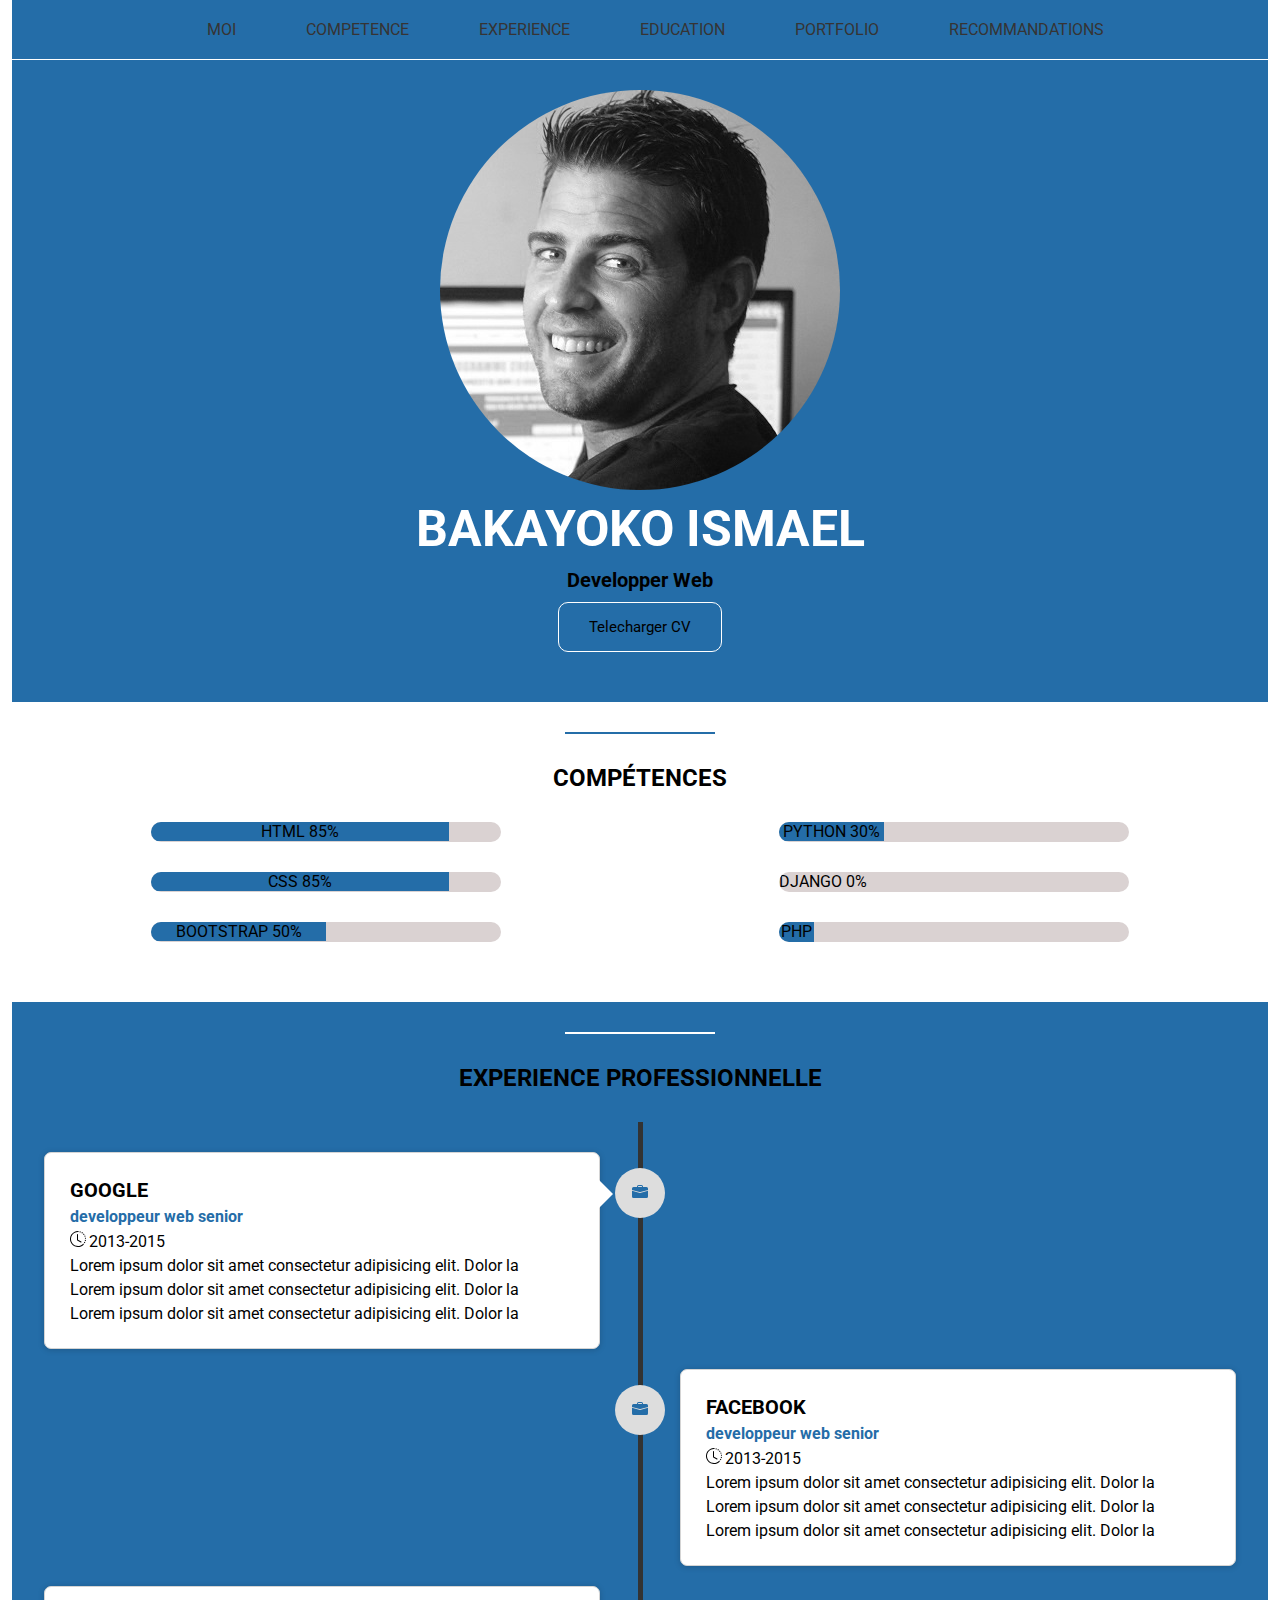
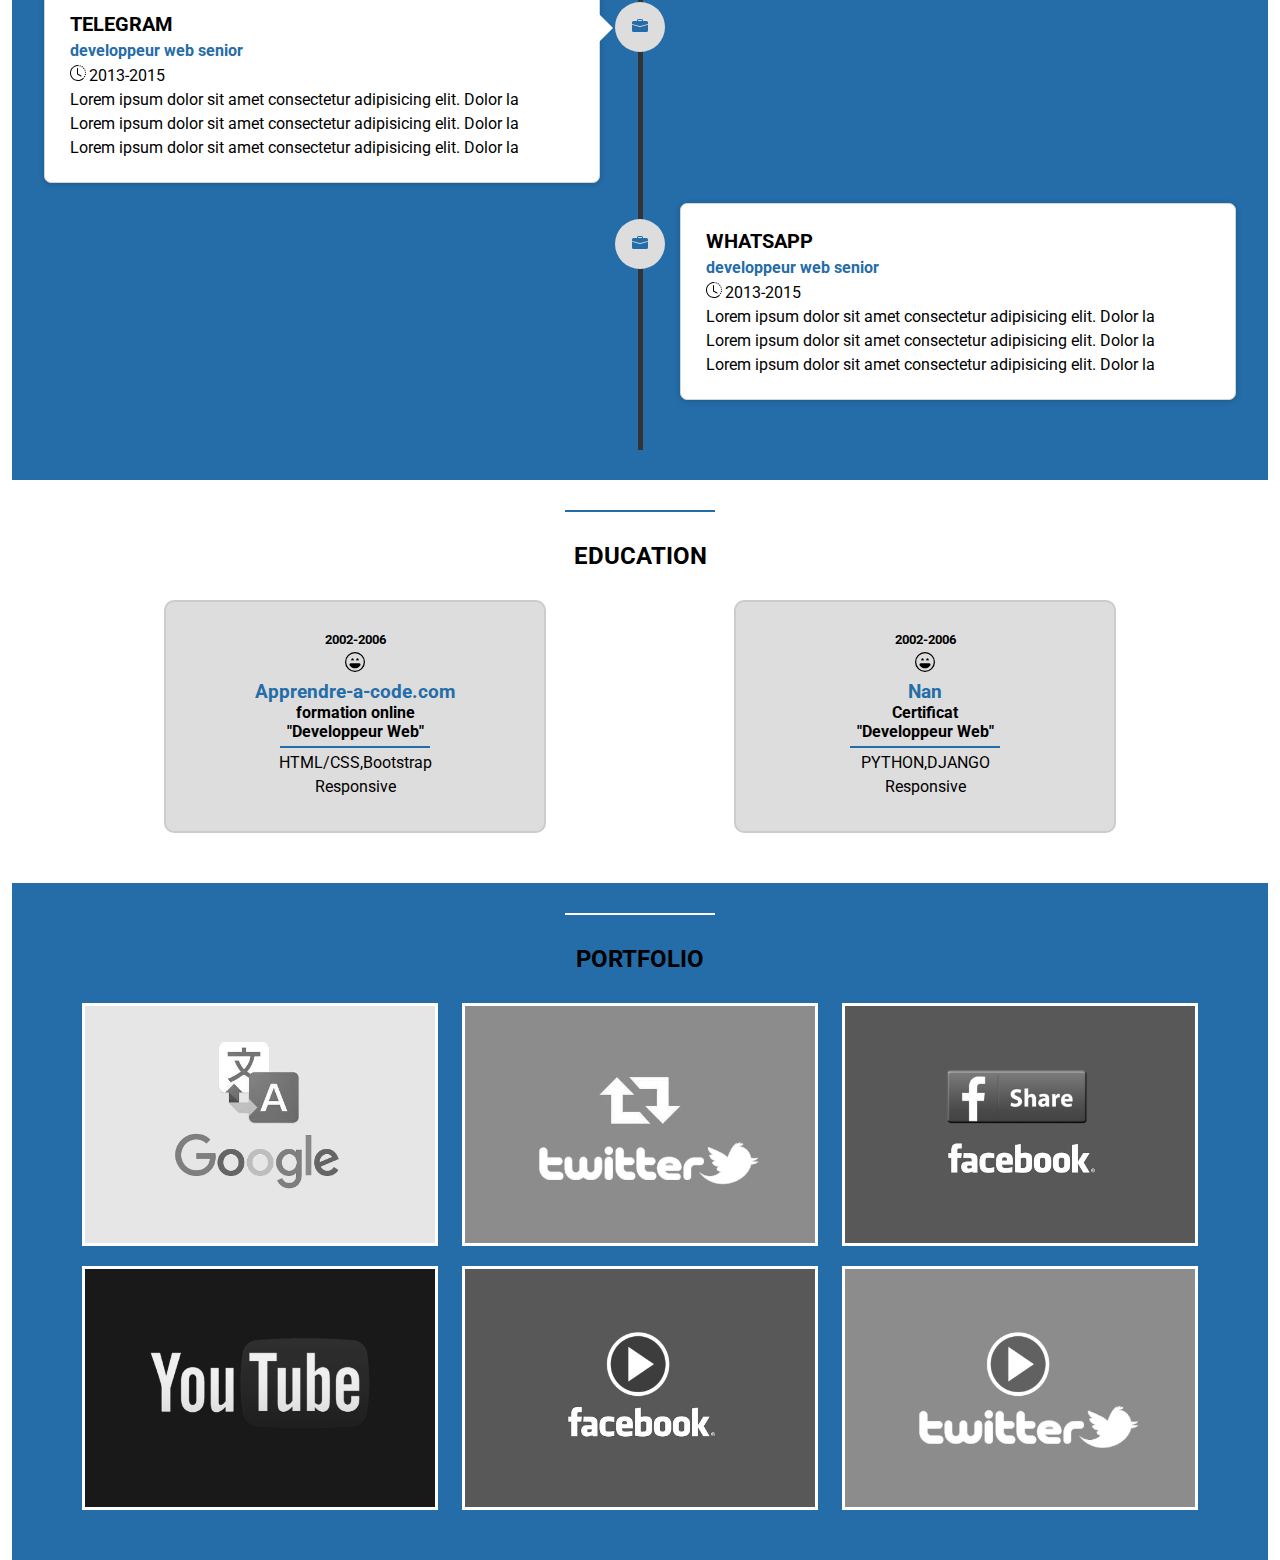
<file: mon cv /index.html>
<!DOCTYPE html>
<html lang="en">
<head>
    <meta charset="UTF-8">
    <meta name="viewport" content="width=device-width, initial-scale=1.0">
    <title>Mon CV</title>
    <link rel="stylesheet" href="CSS/style.css">
    <link rel="stylesheet" href="CSS/bootstrap/css/bootstrap-grid.min.css">
    <link rel="stylesheet" href="CSS/bootstrap/js/bootstrap.bundle.min.js">
    <link rel="stylesheet" href="JS/jquery-3.6.0.min.js">
</head>
<body>
    <div class="container-fluid">
        <section class="section1" id="moi">
            <div class="nav_bar">
                <ul>
                    <li><a href="#moi"> moi</a></li>
                    <li><a href="#competence"> competence</a></li>
                    <li><a href="#experience"> experience</a></li>
                    <li><a href="#education"> education  </a></li>
                    <li><a href="#portfolio"> portfolio</a></li>
                    <li><a href="#recommandations">recommandations</a></li>
                </ul>
            </div>
            <div class="me">
                <img src="Images/me.jpg" alt="ma_photo">
                <h1> bakayoko ismael</h1>
                <p> Developper Web </p>
                <button> telecharger CV</button>
            </div>
        </section>
        <section class="section2" id="competence">
            <div class="trait-blue"></div>
            <h2> compétences</h2>
            <div class=" progress_bar">
                <div class="left_progress">
                    <div class="progress">
                        <div class="progress-bar" role="progressbar">HTML 85%</div>
                    </div>
                    <div class="progress">
                        <div class="progress-bar" role="progressbar">CSS 85%</div>
                    </div>
                    <div class="progress">
                        <div class="progress-bar-bootstrap" role="progressbar">BOOTSTRAP 50%</div>
                    </div>
                </div>
                <div class="rigth_progress">
                    <div class="progress">
                        <div class="progress-bar-python" role="progressbar">PYTHON 30% </div>
                    </div>
                    <div class="progress">DJANGO 0%
                        <div class="progress-bar-django" role="progressbar"></div>
                    </div>
                    <div class="progress">
                        <div class="progress-bar-php" role="progressbar">PHP 10%</div>
                    </div>
                </div>
            </div>

        </section>
        <section class="section3" id="experience">
            <div class="trait-blanc"></div>
            <h2>experience professionnelle</h2>
            <ul class="timeline">
                <li>
                    <div class="timeline-badge"><svg xmlns="http://www.w3.org/2000/svg" width="16" height="16" fill="currentColor" class="bi bi-briefcase-fill" viewBox="0 0 16 16">
                        <path d="M6.5 1A1.5 1.5 0 0 0 5 2.5V3H1.5A1.5 1.5 0 0 0 0 4.5v1.384l7.614 2.03a1.5 1.5 0 0 0 .772 0L16 5.884V4.5A1.5 1.5 0 0 0 14.5 3H11v-.5A1.5 1.5 0 0 0 9.5 1h-3zm0 1h3a.5.5 0 0 1 .5.5V3H6v-.5a.5.5 0 0 1 .5-.5z"/>
                        <path d="M0 12.5A1.5 1.5 0 0 0 1.5 14h13a1.5 1.5 0 0 0 1.5-1.5V6.85L8.129 8.947a.5.5 0 0 1-.258 0L0 6.85v5.65z"/>
                      </svg>
                    </div>
                    <div class="timeline-panel-container">
                        <div class="timeline-panel"> 
                            <div class="timeline-heading">
                                <h3>GOOGLE</h3>
                                <h4>developpeur web senior</h4>
                                <p class="text-muted"><small><svg xmlns="http://www.w3.org/2000/svg" width="16" height="16" fill="currentColor" class="bi bi-clock-history" viewBox="0 0 16 16">
                                    <path d="M8.515 1.019A7 7 0 0 0 8 1V0a8 8 0 0 1 .589.022l-.074.997zm2.004.45a7.003 7.003 0 0 0-.985-.299l.219-.976c.383.086.76.2 1.126.342l-.36.933zm1.37.71a7.01 7.01 0 0 0-.439-.27l.493-.87a8.025 8.025 0 0 1 .979.654l-.615.789a6.996 6.996 0 0 0-.418-.302zm1.834 1.79a6.99 6.99 0 0 0-.653-.796l.724-.69c.27.285.52.59.747.91l-.818.576zm.744 1.352a7.08 7.08 0 0 0-.214-.468l.893-.45a7.976 7.976 0 0 1 .45 1.088l-.95.313a7.023 7.023 0 0 0-.179-.483zm.53 2.507a6.991 6.991 0 0 0-.1-1.025l.985-.17c.067.386.106.778.116 1.17l-1 .025zm-.131 1.538c.033-.17.06-.339.081-.51l.993.123a7.957 7.957 0 0 1-.23 1.155l-.964-.267c.046-.165.086-.332.12-.501zm-.952 2.379c.184-.29.346-.594.486-.908l.914.405c-.16.36-.345.706-.555 1.038l-.845-.535zm-.964 1.205c.122-.122.239-.248.35-.378l.758.653a8.073 8.073 0 0 1-.401.432l-.707-.707z"/>
                                    <path d="M8 1a7 7 0 1 0 4.95 11.95l.707.707A8.001 8.001 0 1 1 8 0v1z"/>
                                    <path d="M7.5 3a.5.5 0 0 1 .5.5v5.21l3.248 1.856a.5.5 0 0 1-.496.868l-3.5-2A.5.5 0 0 1 7 9V3.5a.5.5 0 0 1 .5-.5z"/>
                                    </svg> </small>2013-2015</p>
                            </div>
                            <div class="timeline-body">
                                <p>Lorem ipsum dolor sit amet consectetur adipisicing elit. Dolor la</p>
                                <p>Lorem ipsum dolor sit amet consectetur adipisicing elit. Dolor la</p>
                                <p>Lorem ipsum dolor sit amet consectetur adipisicing elit. Dolor la</p>
                            </div>

                        </div>
                    </div>
                    

                </li>
                <li>
                    <div class="timeline-badge"><svg xmlns="http://www.w3.org/2000/svg" width="16" height="16" fill="currentColor" class="bi bi-briefcase-fill" viewBox="0 0 16 16">
                        <path d="M6.5 1A1.5 1.5 0 0 0 5 2.5V3H1.5A1.5 1.5 0 0 0 0 4.5v1.384l7.614 2.03a1.5 1.5 0 0 0 .772 0L16 5.884V4.5A1.5 1.5 0 0 0 14.5 3H11v-.5A1.5 1.5 0 0 0 9.5 1h-3zm0 1h3a.5.5 0 0 1 .5.5V3H6v-.5a.5.5 0 0 1 .5-.5z"/>
                        <path d="M0 12.5A1.5 1.5 0 0 0 1.5 14h13a1.5 1.5 0 0 0 1.5-1.5V6.85L8.129 8.947a.5.5 0 0 1-.258 0L0 6.85v5.65z"/>
                      </svg>
                    </div>
                    <div class="timeline-panel-container-inversed">
                        <div class="timeline-panel"> 
                            <div class="timeline-heading">
                                <h3>FACEBOOK</h3>
                                <h4>developpeur web senior</h4>
                                <p class="text-muted"><small><svg xmlns="http://www.w3.org/2000/svg" width="16" height="16" fill="currentColor" class="bi bi-clock-history" viewBox="0 0 16 16">
                                    <path d="M8.515 1.019A7 7 0 0 0 8 1V0a8 8 0 0 1 .589.022l-.074.997zm2.004.45a7.003 7.003 0 0 0-.985-.299l.219-.976c.383.086.76.2 1.126.342l-.36.933zm1.37.71a7.01 7.01 0 0 0-.439-.27l.493-.87a8.025 8.025 0 0 1 .979.654l-.615.789a6.996 6.996 0 0 0-.418-.302zm1.834 1.79a6.99 6.99 0 0 0-.653-.796l.724-.69c.27.285.52.59.747.91l-.818.576zm.744 1.352a7.08 7.08 0 0 0-.214-.468l.893-.45a7.976 7.976 0 0 1 .45 1.088l-.95.313a7.023 7.023 0 0 0-.179-.483zm.53 2.507a6.991 6.991 0 0 0-.1-1.025l.985-.17c.067.386.106.778.116 1.17l-1 .025zm-.131 1.538c.033-.17.06-.339.081-.51l.993.123a7.957 7.957 0 0 1-.23 1.155l-.964-.267c.046-.165.086-.332.12-.501zm-.952 2.379c.184-.29.346-.594.486-.908l.914.405c-.16.36-.345.706-.555 1.038l-.845-.535zm-.964 1.205c.122-.122.239-.248.35-.378l.758.653a8.073 8.073 0 0 1-.401.432l-.707-.707z"/>
                                    <path d="M8 1a7 7 0 1 0 4.95 11.95l.707.707A8.001 8.001 0 1 1 8 0v1z"/>
                                    <path d="M7.5 3a.5.5 0 0 1 .5.5v5.21l3.248 1.856a.5.5 0 0 1-.496.868l-3.5-2A.5.5 0 0 1 7 9V3.5a.5.5 0 0 1 .5-.5z"/>
                                    </svg> </small>2013-2015</p>
                            </div>
                            <div class="timeline-body">
                                <p>Lorem ipsum dolor sit amet consectetur adipisicing elit. Dolor la</p>
                                <p>Lorem ipsum dolor sit amet consectetur adipisicing elit. Dolor la</p>
                                <p>Lorem ipsum dolor sit amet consectetur adipisicing elit. Dolor la</p>
                            </div>

                        </div>
                    </div>
                    

                </li>
                <li>
                    <div class="timeline-badge"><svg xmlns="http://www.w3.org/2000/svg" width="16" height="16" fill="currentColor" class="bi bi-briefcase-fill" viewBox="0 0 16 16">
                        <path d="M6.5 1A1.5 1.5 0 0 0 5 2.5V3H1.5A1.5 1.5 0 0 0 0 4.5v1.384l7.614 2.03a1.5 1.5 0 0 0 .772 0L16 5.884V4.5A1.5 1.5 0 0 0 14.5 3H11v-.5A1.5 1.5 0 0 0 9.5 1h-3zm0 1h3a.5.5 0 0 1 .5.5V3H6v-.5a.5.5 0 0 1 .5-.5z"/>
                        <path d="M0 12.5A1.5 1.5 0 0 0 1.5 14h13a1.5 1.5 0 0 0 1.5-1.5V6.85L8.129 8.947a.5.5 0 0 1-.258 0L0 6.85v5.65z"/>
                      </svg>
                    </div>
                    <div class="timeline-panel-container">
                        <div class="timeline-panel"> 
                            <div class="timeline-heading">
                                <h3>TELEGRAM</h3>
                                <h4>developpeur web senior</h4>
                                <p class="text-muted"><small><svg xmlns="http://www.w3.org/2000/svg" width="16" height="16" fill="currentColor" class="bi bi-clock-history" viewBox="0 0 16 16">
                                    <path d="M8.515 1.019A7 7 0 0 0 8 1V0a8 8 0 0 1 .589.022l-.074.997zm2.004.45a7.003 7.003 0 0 0-.985-.299l.219-.976c.383.086.76.2 1.126.342l-.36.933zm1.37.71a7.01 7.01 0 0 0-.439-.27l.493-.87a8.025 8.025 0 0 1 .979.654l-.615.789a6.996 6.996 0 0 0-.418-.302zm1.834 1.79a6.99 6.99 0 0 0-.653-.796l.724-.69c.27.285.52.59.747.91l-.818.576zm.744 1.352a7.08 7.08 0 0 0-.214-.468l.893-.45a7.976 7.976 0 0 1 .45 1.088l-.95.313a7.023 7.023 0 0 0-.179-.483zm.53 2.507a6.991 6.991 0 0 0-.1-1.025l.985-.17c.067.386.106.778.116 1.17l-1 .025zm-.131 1.538c.033-.17.06-.339.081-.51l.993.123a7.957 7.957 0 0 1-.23 1.155l-.964-.267c.046-.165.086-.332.12-.501zm-.952 2.379c.184-.29.346-.594.486-.908l.914.405c-.16.36-.345.706-.555 1.038l-.845-.535zm-.964 1.205c.122-.122.239-.248.35-.378l.758.653a8.073 8.073 0 0 1-.401.432l-.707-.707z"/>
                                    <path d="M8 1a7 7 0 1 0 4.95 11.95l.707.707A8.001 8.001 0 1 1 8 0v1z"/>
                                    <path d="M7.5 3a.5.5 0 0 1 .5.5v5.21l3.248 1.856a.5.5 0 0 1-.496.868l-3.5-2A.5.5 0 0 1 7 9V3.5a.5.5 0 0 1 .5-.5z"/>
                                    </svg> </small>2013-2015</p>
                            </div>
                            <div class="timeline-body">
                                <p>Lorem ipsum dolor sit amet consectetur adipisicing elit. Dolor la</p>
                                <p>Lorem ipsum dolor sit amet consectetur adipisicing elit. Dolor la</p>
                                <p>Lorem ipsum dolor sit amet consectetur adipisicing elit. Dolor la</p>
                            </div>

                        </div>
                    </div>
                </li>
                <li>
                    <div class="timeline-badge"><svg xmlns="http://www.w3.org/2000/svg" width="16" height="16" fill="currentColor" class="bi bi-briefcase-fill" viewBox="0 0 16 16">
                        <path d="M6.5 1A1.5 1.5 0 0 0 5 2.5V3H1.5A1.5 1.5 0 0 0 0 4.5v1.384l7.614 2.03a1.5 1.5 0 0 0 .772 0L16 5.884V4.5A1.5 1.5 0 0 0 14.5 3H11v-.5A1.5 1.5 0 0 0 9.5 1h-3zm0 1h3a.5.5 0 0 1 .5.5V3H6v-.5a.5.5 0 0 1 .5-.5z"/>
                        <path d="M0 12.5A1.5 1.5 0 0 0 1.5 14h13a1.5 1.5 0 0 0 1.5-1.5V6.85L8.129 8.947a.5.5 0 0 1-.258 0L0 6.85v5.65z"/>
                      </svg>
                    </div>
                    <div class="timeline-panel-container-inversed">
                        <div class="timeline-panel"> 
                            <div class="timeline-heading">
                                <h3>WHATSAPP</h3>
                                <h4>developpeur web senior</h4>
                                <p class="text-muted"><small><svg xmlns="http://www.w3.org/2000/svg" width="16" height="16" fill="currentColor" class="bi bi-clock-history" viewBox="0 0 16 16">
                                    <path d="M8.515 1.019A7 7 0 0 0 8 1V0a8 8 0 0 1 .589.022l-.074.997zm2.004.45a7.003 7.003 0 0 0-.985-.299l.219-.976c.383.086.76.2 1.126.342l-.36.933zm1.37.71a7.01 7.01 0 0 0-.439-.27l.493-.87a8.025 8.025 0 0 1 .979.654l-.615.789a6.996 6.996 0 0 0-.418-.302zm1.834 1.79a6.99 6.99 0 0 0-.653-.796l.724-.69c.27.285.52.59.747.91l-.818.576zm.744 1.352a7.08 7.08 0 0 0-.214-.468l.893-.45a7.976 7.976 0 0 1 .45 1.088l-.95.313a7.023 7.023 0 0 0-.179-.483zm.53 2.507a6.991 6.991 0 0 0-.1-1.025l.985-.17c.067.386.106.778.116 1.17l-1 .025zm-.131 1.538c.033-.17.06-.339.081-.51l.993.123a7.957 7.957 0 0 1-.23 1.155l-.964-.267c.046-.165.086-.332.12-.501zm-.952 2.379c.184-.29.346-.594.486-.908l.914.405c-.16.36-.345.706-.555 1.038l-.845-.535zm-.964 1.205c.122-.122.239-.248.35-.378l.758.653a8.073 8.073 0 0 1-.401.432l-.707-.707z"/>
                                    <path d="M8 1a7 7 0 1 0 4.95 11.95l.707.707A8.001 8.001 0 1 1 8 0v1z"/>
                                    <path d="M7.5 3a.5.5 0 0 1 .5.5v5.21l3.248 1.856a.5.5 0 0 1-.496.868l-3.5-2A.5.5 0 0 1 7 9V3.5a.5.5 0 0 1 .5-.5z"/>
                                    </svg> </small>2013-2015</p>
                            </div>
                            <div class="timeline-body">
                                <p>Lorem ipsum dolor sit amet consectetur adipisicing elit. Dolor la</p>
                                <p>Lorem ipsum dolor sit amet consectetur adipisicing elit. Dolor la</p>
                                <p>Lorem ipsum dolor sit amet consectetur adipisicing elit. Dolor la</p>
                            </div>

                        </div>
                    </div>
                    

                </li>
            </ul>
            
        </section>
        <section class="section4" id="education">
            <div class="container">
                <div class="trait-blue"></div>
                <h2>education</h2>
                <div class="row">
                    <div class="col-sm-6">
                        <div class="education-blok">
                            <h5>2002-2006</h5>
                            <span><svg xmlns="http://www.w3.org/2000/svg" width="20" height="20" fill="currentColor" class="bi bi-emoji-laughing" viewBox="0 0 16 16">
                                <path d="M8 15A7 7 0 1 1 8 1a7 7 0 0 1 0 14zm0 1A8 8 0 1 0 8 0a8 8 0 0 0 0 16z"/>
                                <path d="M12.331 9.5a1 1 0 0 1 0 1A4.998 4.998 0 0 1 8 13a4.998 4.998 0 0 1-4.33-2.5A1 1 0 0 1 4.535 9h6.93a1 1 0 0 1 .866.5zM7 6.5c0 .828-.448 0-1 0s-1 .828-1 0S5.448 5 6 5s1 .672 1 1.5zm4 0c0 .828-.448 0-1 0s-1 .828-1 0S9.448 5 10 5s1 .672 1 1.5z"/>
                              </svg></span>
                              <h3>Apprendre-a-code.com</h3>
                              <h4>formation online <br>"Developpeur Web"</h4>
                               <div class="trait-blue"></div>
                               <p>HTML/CSS,Bootstrap</p>
                               <p>Responsive</p>
                        </div>
                    </div>
                    <div class="col-sm-6">
                        <div class="education-blok">
                            <h5>2002-2006</h5>
                            <span><svg xmlns="http://www.w3.org/2000/svg" width="20" height="20" fill="currentColor" class="bi bi-emoji-laughing" viewBox="0 0 16 16">
                                <path d="M8 15A7 7 0 1 1 8 1a7 7 0 0 1 0 14zm0 1A8 8 0 1 0 8 0a8 8 0 0 0 0 16z"/>
                                <path d="M12.331 9.5a1 1 0 0 1 0 1A4.998 4.998 0 0 1 8 13a4.998 4.998 0 0 1-4.33-2.5A1 1 0 0 1 4.535 9h6.93a1 1 0 0 1 .866.5zM7 6.5c0 .828-.448 0-1 0s-1 .828-1 0S5.448 5 6 5s1 .672 1 1.5zm4 0c0 .828-.448 0-1 0s-1 .828-1 0S9.448 5 10 5s1 .672 1 1.5z"/>
                              </svg></span>
                              <h3>Nan</h3>
                              <h4>Certificat<br>"Developpeur Web"</h4>
                               <div class="trait-blue"></div>
                               <p>PYTHON,DJANGO</p>
                               <p>Responsive</p>
                        </div>
                    </div>
                </div>
            </div>
        </section>
        <section class="section5" id="portfolio">
           <div class="container">
            <div class="trait-blanc"></div>
            <h2>portfolio</h2>

            <div class="row" >
                <div class="col-sm-4">
                    <a href="#" class="bordue" target="_blank"><img src="Images/20.5 google_translate.png" alt="google_translate"></a>
                </div>
                <div class="col-sm-4">
                    <a href="#" class="bordue" target="_blank"><img src="Images/20.8 twitter_retweet.png" alt="twitter_retweet"></a>
                </div>
                <div class="col-sm-4">
                    <a href="#" class="bordue" target="_blank"><img src="Images/20.7 facebook_share.png" alt="youtube"></a>
                </div>
            </div>
            <div class="row">
                <div class="col-sm-4">
                    <a href="#" class="bordue" target="_blank"><img src="Images/20.2 youtube.png" alt="facebook_share"></a>
                </div>
                <div class="col-sm-4">
                    <a href="#" class="bordue" target="_blank"><img src="Images/20.9 facebook_video.png" alt="youtube"></a>
                </div>
                <div class="col-sm-4">
                    <a href="#" class="bordue" target="_blank"><img src="Images/20.1 twitter_video.png" alt="twitter_video"></a>
                </div>
                
            </div>

           </div>
        </section>
    </div>
</body>
</html>
</file>
<file: mon cv /CSS/style.css>
@import url('https://fonts.googleapis.com/css2?family=Roboto:ital,wght@0,100;0,300;0,400;0,500;0,700;0,900;1,100;1,300;1,400;1,500;1,700;1,900&display=swap');

*
{
    margin: 0;
    padding: 0;
    box-sizing: border-box;
    font-family: 'Roboto', sans-serif;
}

/* GENERALE */

ul 
{
    list-style: none;
}
a
{
    text-decoration: none;
    color: rgb(54, 52, 52);
}
.trait-blue
{

    background-color:rgb(36, 109, 168) ;
    margin: auto;
    height: 2px;
    width: 150px;
}
.trait-blanc
{

    background-color:white;
    margin: auto;
    height: 2px;
    width: 150px;
}
h2
{
    text-transform: uppercase;
    text-align: center;
    margin: 30px 0;
}

/* NAV-BAR */
.nav_bar 
{

    border-bottom: 1px solid white;
}
.nav_bar ul 
{
    display: flex;
    justify-content:center;
    
}
.nav_bar li 
{
    margin-left: 30px;
    text-transform: uppercase;
    padding: 20px;
}
.nav_bar ul li:hover
{
    background-color: white;
}
/* PROFIL */

.me
{
    display: flex;
    flex-direction: column;
    justify-content: center;
    align-items: center;
    margin-top: 30px

}
.me img
{
    border-radius: 50%;
}
.me h1
{
    text-transform: uppercase;
    font-size: 50px;
    margin: 10px 0;
    color: white;
}
.me p
{
    font-size: 20px;
    font-weight: bold;
    margin-bottom:10px;
}
.me button
{
    padding: 15px 30px;
    border-radius: 10px;
    border:1px solid white;
    background-color:rgb(36, 109, 168); 
    font-size: 15px;
    text-transform: capitalize;
}
.me button:hover
{
    background-color:white;
    color:rgb(36, 109, 168) ; 
}
.section1
{
    background-color: rgb(36, 109, 168);
    padding-bottom: 50px;
}

/*  SECTION 2 */

.section2
{
padding: 30px 0;
}
.section2 .trait
{

    background-color:rgb(36, 109, 168);
}

.section2 .progress_bar
{
    display: flex;
    justify-content: space-around;
}
.progress
{
    height: 20px;
    width: 350px;
    background-color: rgb(218, 210, 210);
    margin-bottom: 30px;
    border-radius: 10px;
    overflow: hidden;
}
.progress-bar
{
    width: 85%;
    background-color: rgb(36, 109, 168);
    text-align: center;
}
.progress-bar-bootstrap
{
    width: 50%;
    background-color: rgb(36, 109, 168);
    text-align: center;
}
.progress-bar-python
{
    width: 30%;
    background-color: rgb(36, 109, 168);
    text-align: center;
}
.progress-bar-django
{
    width: 0%;
    background-color: rgb(36, 109, 168);
    text-align: center;
}
.progress-bar-php
{
    width: 10%;
    background-color: rgb(36, 109, 168);
    text-align: center;
}

/* SECTION 3  */

.section3
{
    background-color: rgb(36, 109, 168);
    padding: 30px 0;
}
.timeline
{
    padding: 30px 10px;
    position: relative;
}
.timeline:before
{
    top: 0;
    bottom: 0;
    position: absolute;
    content: "";
    width: 5px;
    background-color: #333;
    left: 50%;
    margin-left: -2.5px;
}
.timeline > li 
{
    margin-bottom: 20px;
    position: relative;
}
.timeline > li:after
{
    clear: both;
}
.timeline > li:before , .timeline > li:after
{
 content: " ";
 display: table;
}
.timeline .timeline-badge
{
    color:rgb(36, 109, 168);
    width:50px;
    line-height: 50px;
    font-size: 20px;
    text-align: center;
    position: absolute;
    top: 16px;
    left: 50%;
    margin-left: -25px;
    background-color: #ddd;
    border-radius: 50%;
}
.timeline-panel-container
{
    width: 50%;
    float: left;
}
.timeline-panel-container-inversed
{
    width: 50%;
    float: right;
}
.timeline-panel
{
    width: 90%;
    float: right;
    margin-right: 40px;
    border: 1px solid #d4d4d4;
    border-radius: 7px;
    padding: 20px 25px;
    position: relative;
    box-shadow: 0 1px 6px rgba(0, 0, 0, 0.175);
    background-color: white;
}

.timeline-panel-container-inversed .timeline-panel
{
    float: left;
    margin-left: 40px;
}
.timeline-panel:after 
{
    position: absolute;
    top: 27px;
    right: -14px;
    display: inline-block;
    border-top: 14px solid transparent;
    border-left: 14px solid white;
    border-right: 14 solid white;
    border-bottom: 14px solid transparent;
    content: '';
}
.timeline-panel-container-inversed .timeline-panel:after
{
    border-left-width:0;
    border-right-width: 14px;
    left: -14px;
    right: auto ;
}
.timeline-heading h3
{
    margin: 5px 0 ;
    font-size: 20px;
}
.timeline-heading h4
{
    color:rgb(36, 109, 168); 
    margin: 5px 0 ;
}
.timeline-heading p 
{
    margin: 5px 0 ;
}
.timeline-body p 
{
    margin: 5px 0 ;
}
/*  SECTION4 */
.section4
{
    background-color: white;
    padding: 30px 0;
}

.section4 .education-blok
{
    width: 70%;
    margin: 0 auto;
    text-align: center;
    padding: 30px;
    background-color: #ddd;
    border-radius: 10px;
    border: 2px solid #ccc; 
    margin-bottom: 20px;
}
.section4 .education-blok svg
{
    margin: 5px 0   ;
}
.section4 .education-blok p
{
    margin: 5px 0;
}
.section4 .education-blok .trait-blue
{
    margin: 5px auto; 
    
}
.section4 .education-blok h3
{
    color:rgb(36, 109, 168); 
}

/* SECTION5 */

.section5
{
    background-color: rgb(36, 109, 168);
    padding: 30px 0 ;
}
.section5 .bordue img
{
    width: 100%;
    height: 100%;
    filter: grayscale(100% );
    border: 3px solid white;
}
.section5 .bordue img:hover
{
    filter: none;
}
.section5 .row
{
   margin-bottom: 20px;
}
</file>
